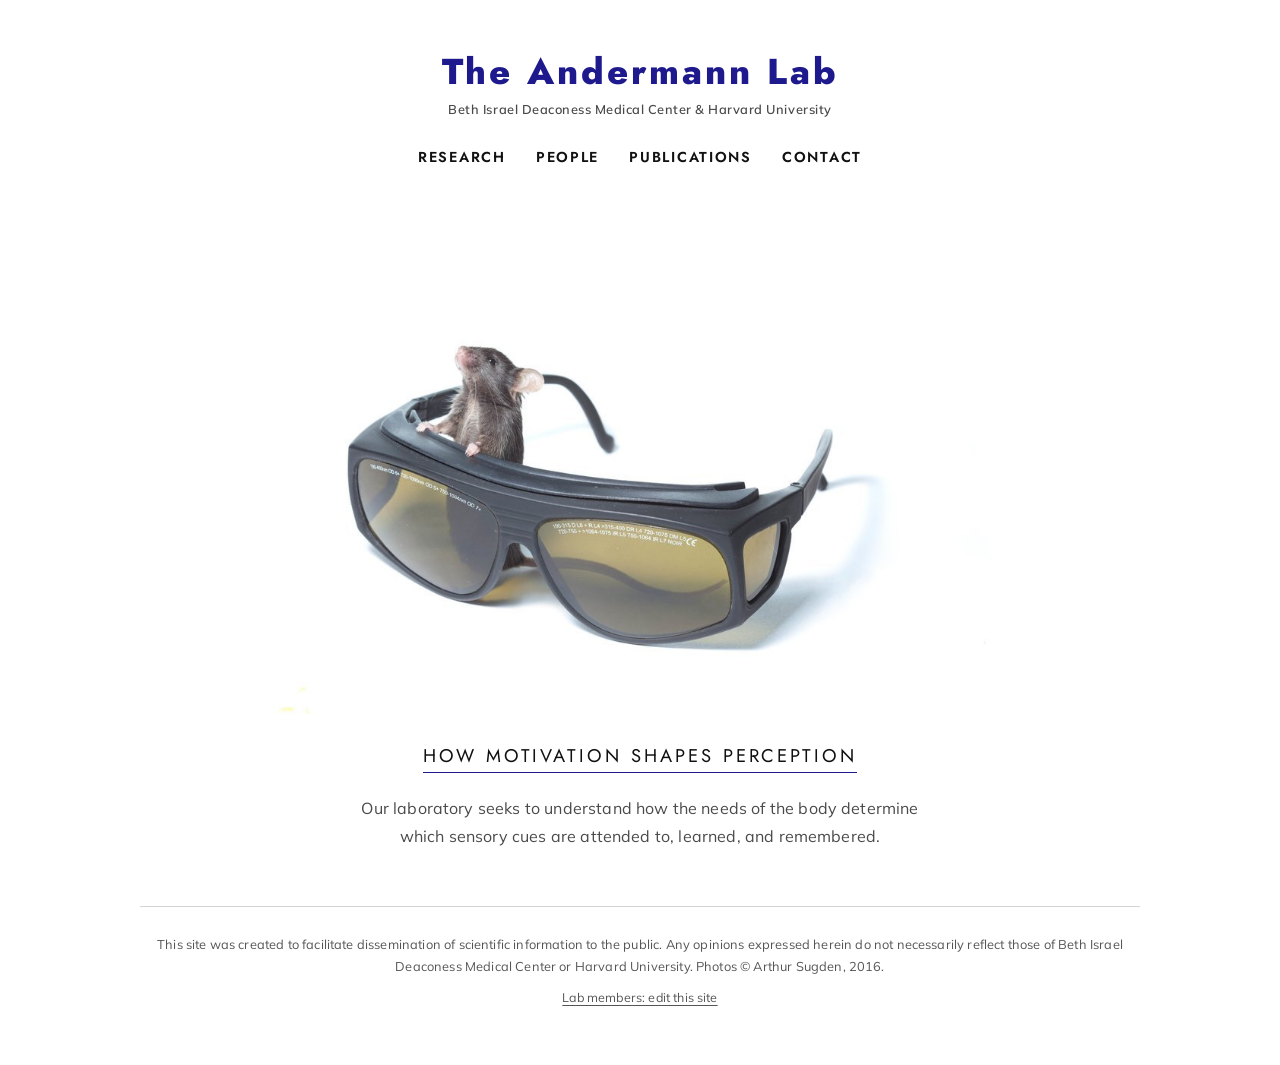
<file: index.html>
<!doctype html>
<html lang="en">
<head>
<meta charset="utf-8">
<meta name="viewport" content="width=device-width, initial-scale=1">
<title>The Andermann Lab</title>
<meta name="description" content="The Andermann Lab at Beth Israel Deaconess Medical Center and Harvard Medical School studies how internal motivational states such as hunger bias sensory processing in the brain.">
<meta name="google-site-verification" content="-SvCGsj1knOAbDpNpfPZ4AqqfwK5t6TAQnb9KSVVLPs">
<link rel="preconnect" href="https://fonts.googleapis.com">
<link rel="stylesheet" href="https://fonts.googleapis.com/css2?family=Jost:wght@400;500;600;800&family=Mulish:ital,wght@0,300;0,400;0,700;1,300;1,400&display=swap">
<link rel="stylesheet" href="assets/style.css">

</head>
<body>
<header class="site">
  <a class="wordmark" href="./">The Andermann Lab</a>
  <div class="affil">Beth Israel Deaconess Medical Center &amp; Harvard University</div>
  <nav aria-label="Main"><ul><li><a href="research.html">Research</a></li><li><a href="people.html">People</a></li><li><a href="publications.html">Publications</a></li><li><a href="contact.html">Contact</a></li></ul></nav>
</header>
<main class="home" data-page="home">
  <a class="cover" href="research.html"><img src="img/research/mouse-photos-2.jpg" alt="A lab mouse peeking over laser safety goggles"></a>
  <p class="thesis"><a href="research.html">How motivation shapes perception</a></p>
  <p class="lede">Our laboratory seeks to understand how the needs of the body determine which sensory cues are attended to, learned, and remembered.</p>
</main>
<footer>This site was created to facilitate dissemination of scientific information to the public. Any opinions expressed herein do not necessarily reflect those of Beth Israel Deaconess Medical Center or Harvard University. Photos &copy; Arthur Sugden, 2016.<br><a class="edit-link" href="https://app.pagescms.org/andermannlab-bidmc/andermannlab/main">Lab members: edit this site</a></footer>
<script src="assets/site.js"></script>
</body>
</html>
</file>
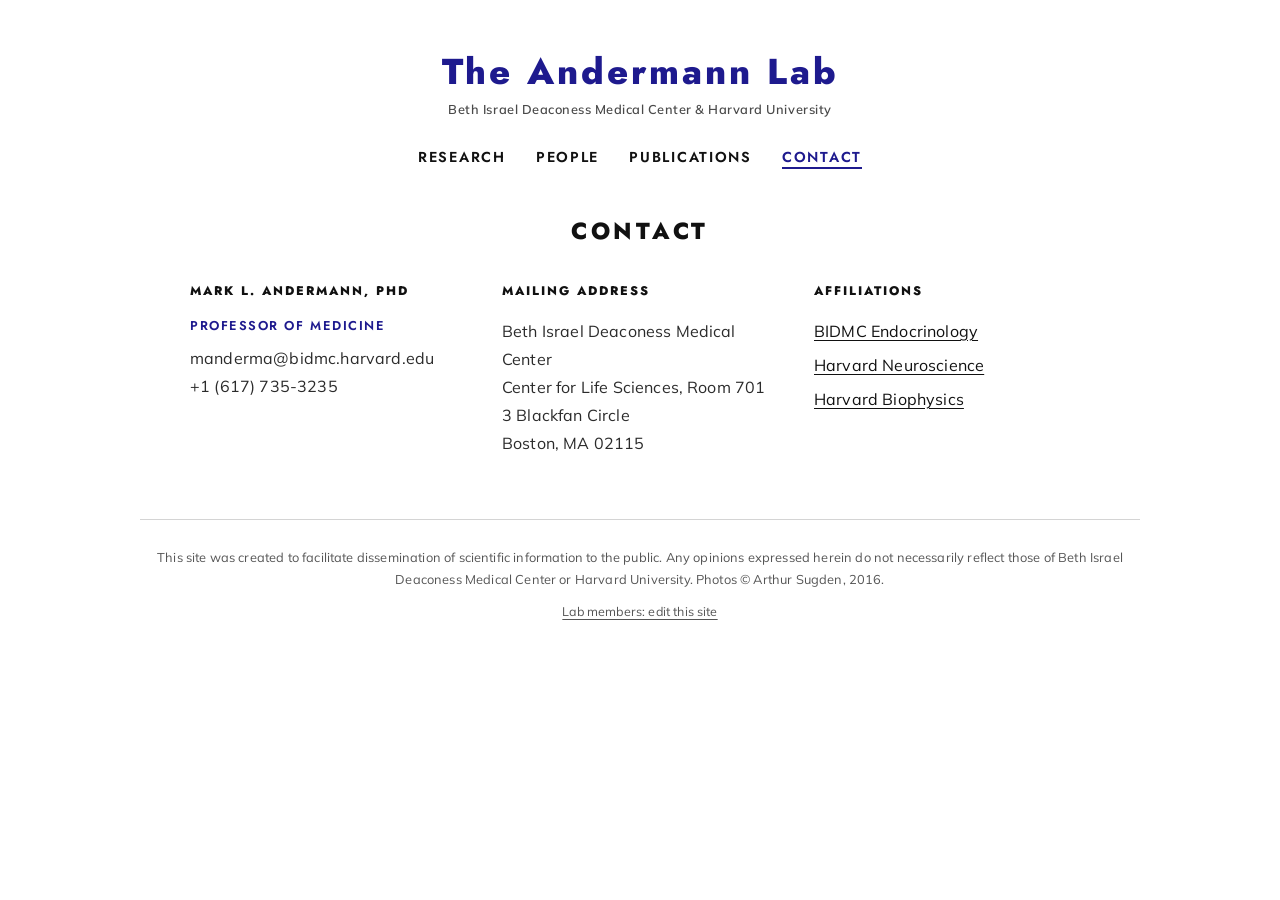
<file: contact.html>
<!doctype html>
<html lang="en">
<head>
<meta charset="utf-8">
<meta name="viewport" content="width=device-width, initial-scale=1">
<title>Contact | The Andermann Lab</title>
<meta name="description" content="The Andermann Lab at Beth Israel Deaconess Medical Center and Harvard Medical School studies how internal motivational states such as hunger bias sensory processing in the brain.">
<meta name="google-site-verification" content="-SvCGsj1knOAbDpNpfPZ4AqqfwK5t6TAQnb9KSVVLPs">
<link rel="preconnect" href="https://fonts.googleapis.com">
<link rel="stylesheet" href="https://fonts.googleapis.com/css2?family=Jost:wght@400;500;600;800&family=Mulish:ital,wght@0,300;0,400;0,700;1,300;1,400&display=swap">
<link rel="stylesheet" href="assets/style.css">

</head>
<body>
<header class="site">
  <a class="wordmark" href="./">The Andermann Lab</a>
  <div class="affil">Beth Israel Deaconess Medical Center &amp; Harvard University</div>
  <nav aria-label="Main"><ul><li><a href="research.html">Research</a></li><li><a href="people.html">People</a></li><li><a href="publications.html">Publications</a></li><li><a href="contact.html" aria-current="page">Contact</a></li></ul></nav>
</header>
<main class="contact" data-page="contact">
  <h1 class="page-title">Contact</h1>
  <div class="contact-grid">
    <section>
      <h2 class="c-name">Mark L. Andermann, PhD</h2>
      <p class="title c-title">Professor of Medicine</p>
      <p class="c-reach">manderma@bidmc.harvard.edu<br>+1 (617) 735-3235</p>
    </section>
    <section>
      <h2>Mailing address</h2>
      <p class="c-address">Beth Israel Deaconess Medical Center<br>Center for Life Sciences, Room 701<br>3 Blackfan Circle<br>Boston, MA 02115</p>
    </section>
    <section>
      <h2>Affiliations</h2>
      <ul class="plain">
        <li><a href="https://www.bidmc.org/research/research-by-department/medicine/endocrinology/laboratories/andermann-lab" target="_blank" rel="noopener">BIDMC Endocrinology</a></li>
        <li><a href="https://www.hms.harvard.edu/dms/neuroscience/fac/Andermann.php" target="_blank" rel="noopener">Harvard Neuroscience</a></li>
        <li><a href="https://biophysics.fas.harvard.edu/people/mark-andermann" target="_blank" rel="noopener">Harvard Biophysics</a></li>
      </ul>
    </section>
  </div>
</main>
<footer>This site was created to facilitate dissemination of scientific information to the public. Any opinions expressed herein do not necessarily reflect those of Beth Israel Deaconess Medical Center or Harvard University. Photos &copy; Arthur Sugden, 2016.<br><a class="edit-link" href="https://app.pagescms.org/andermannlab-bidmc/andermannlab/main">Lab members: edit this site</a></footer>
<script src="assets/site.js"></script>
</body>
</html>
</file>
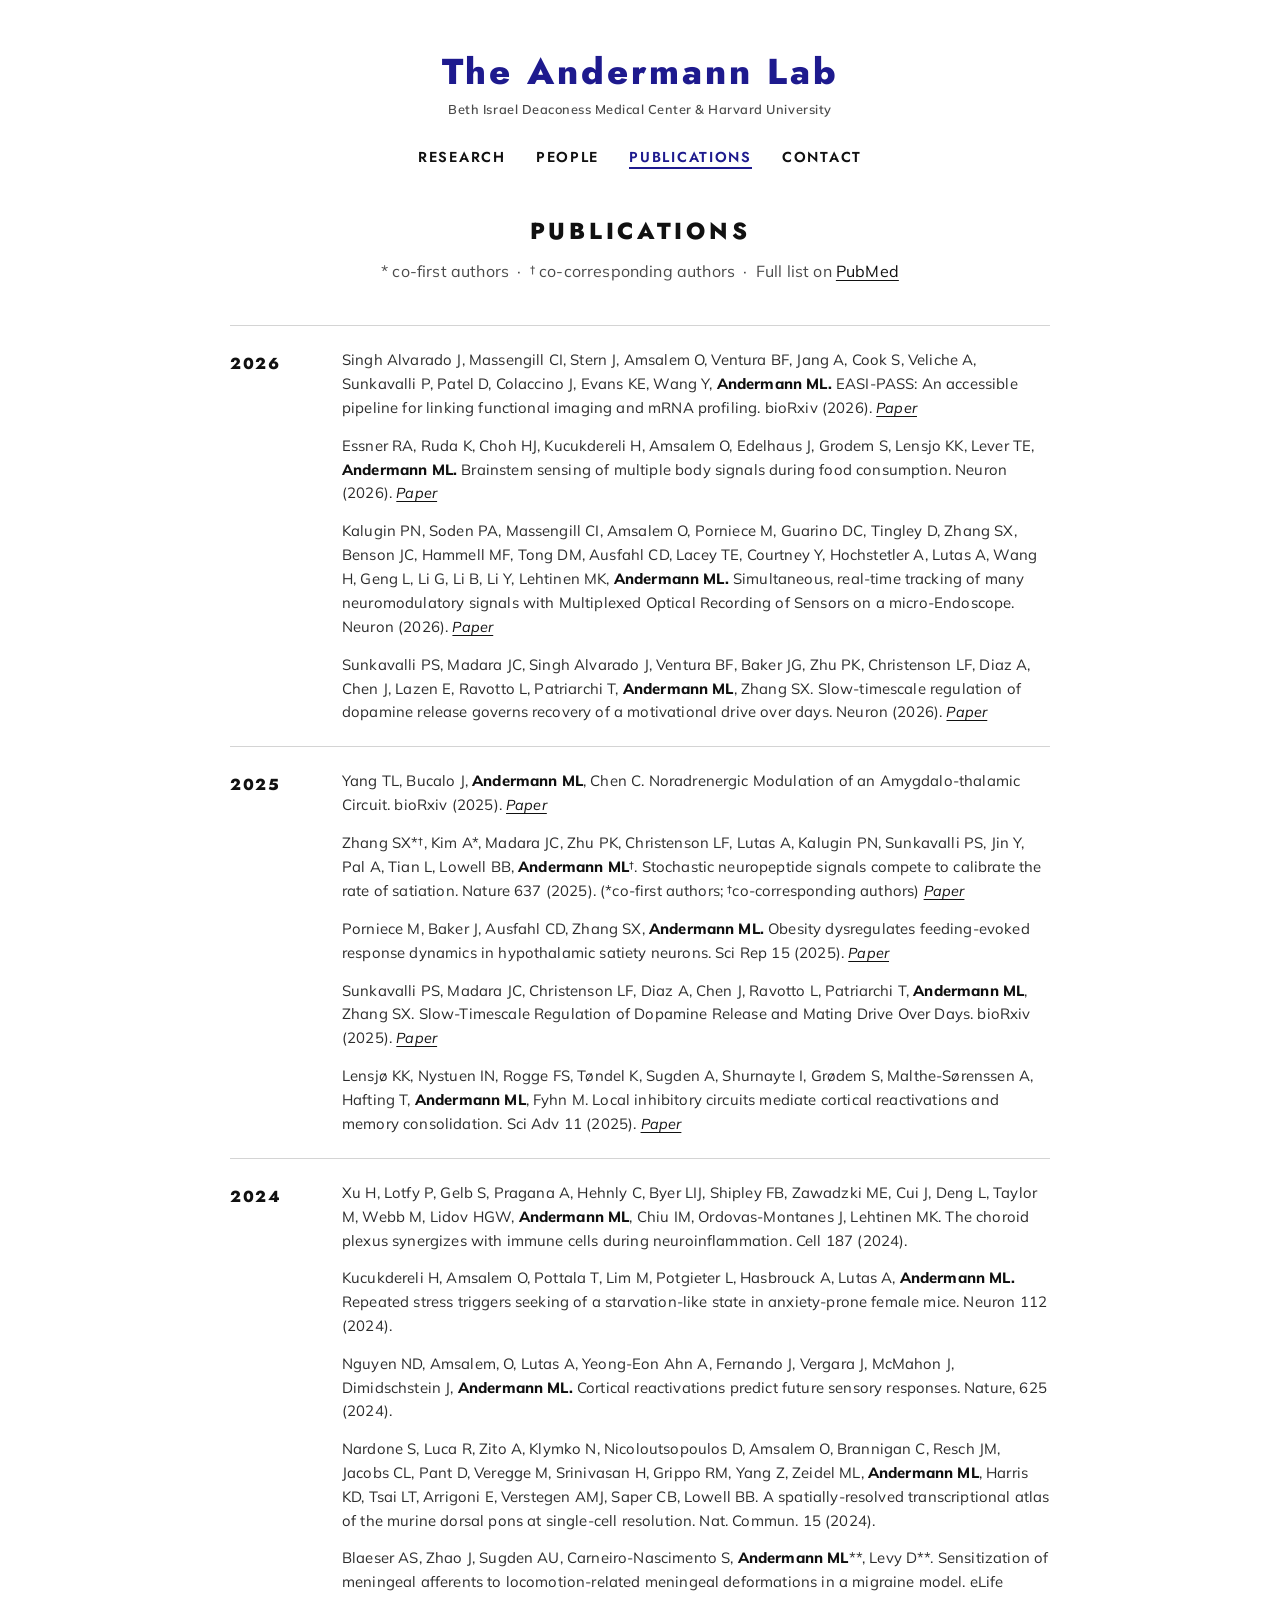
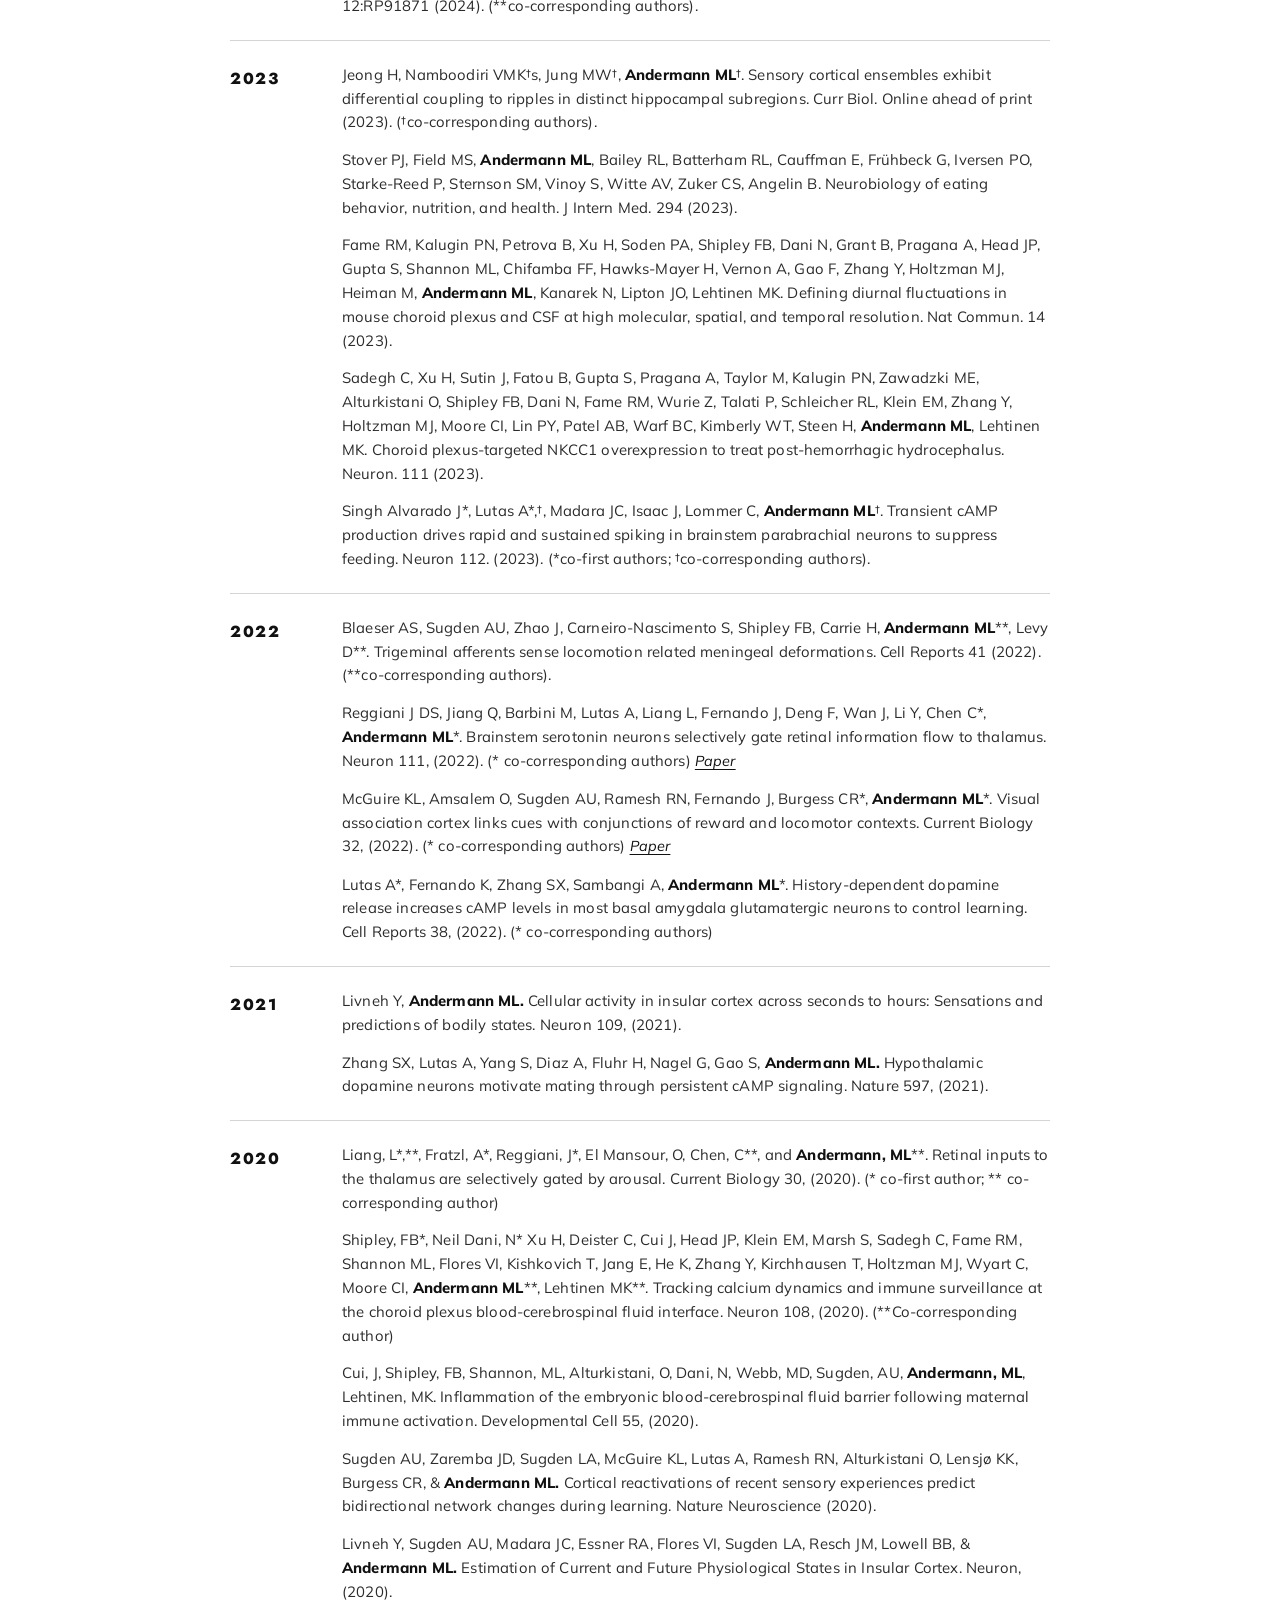
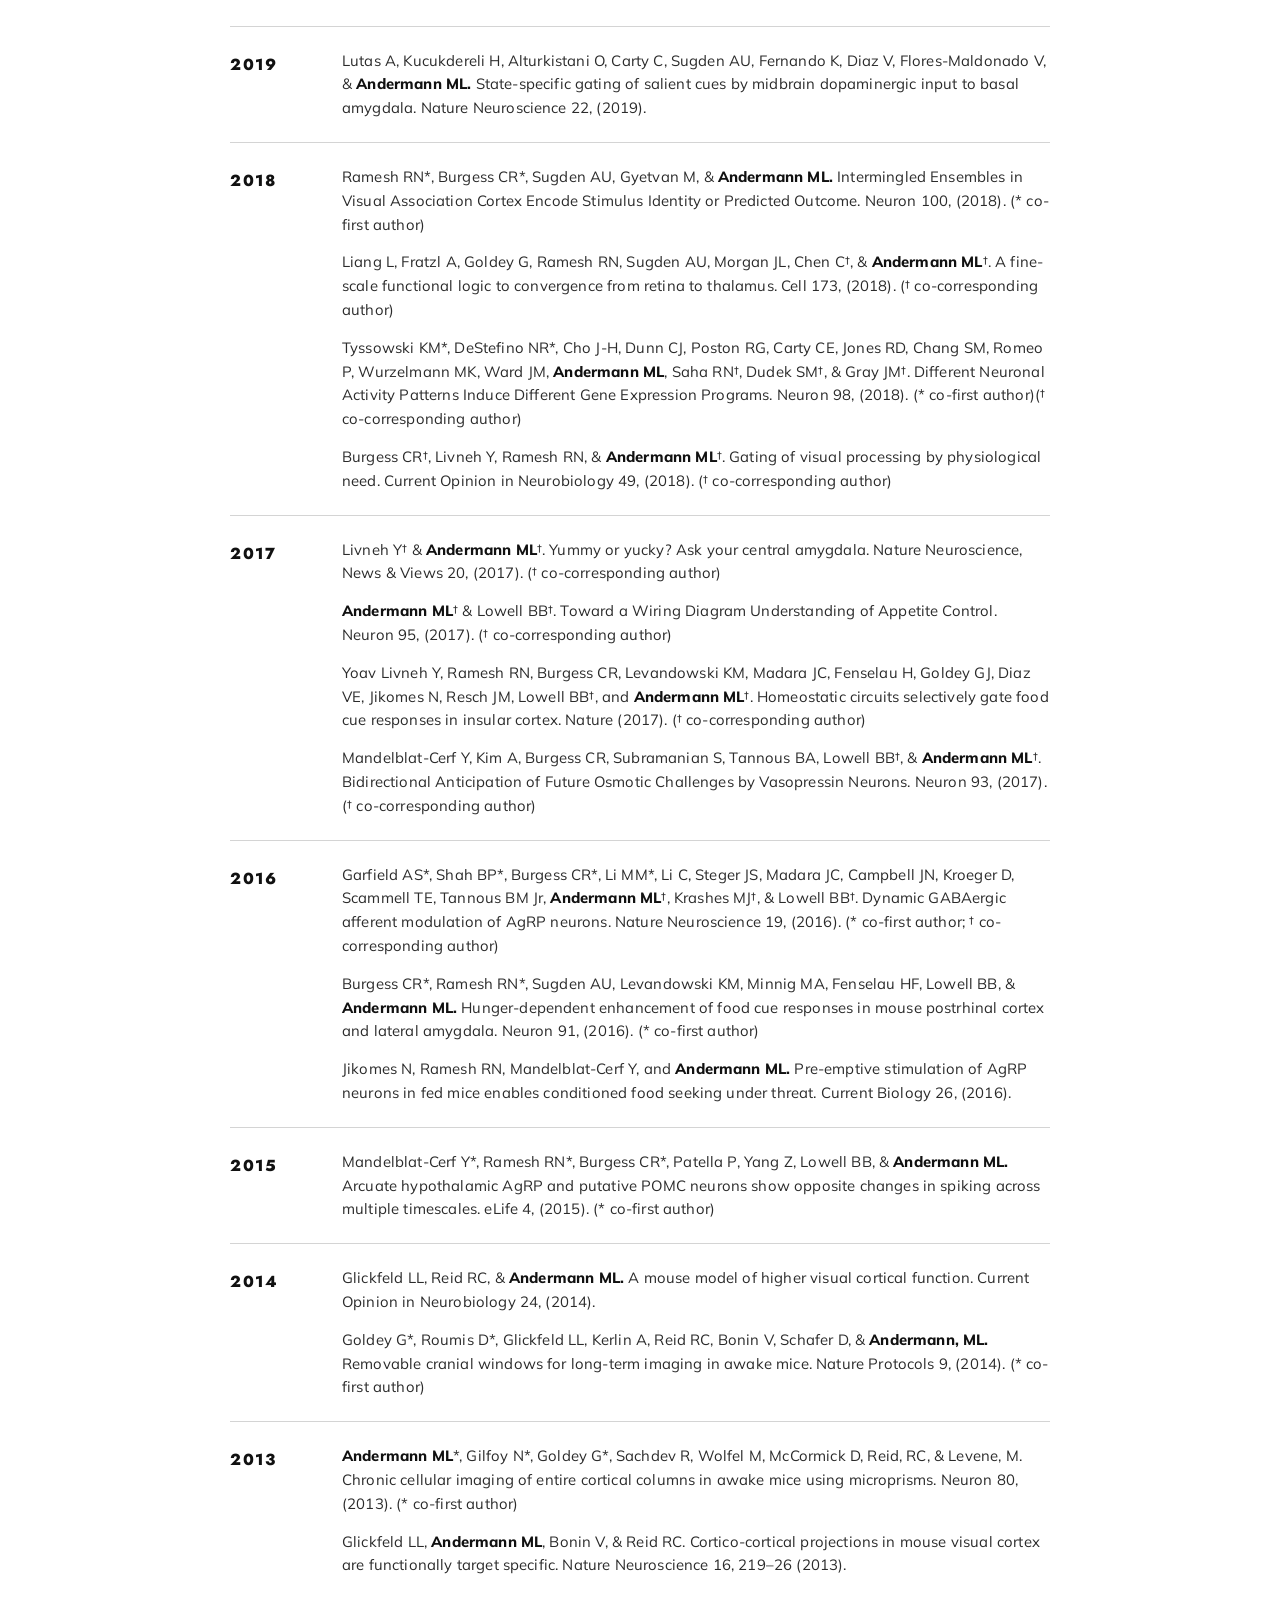
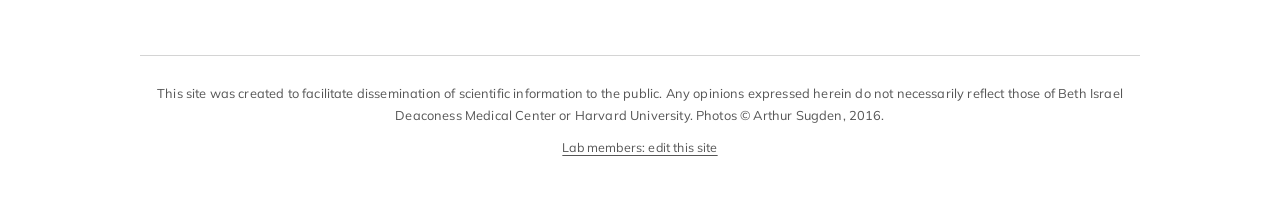
<file: publications.html>
<!doctype html>
<html lang="en">
<head>
<meta charset="utf-8">
<meta name="viewport" content="width=device-width, initial-scale=1">
<title>Publications | The Andermann Lab</title>
<meta name="description" content="The Andermann Lab at Beth Israel Deaconess Medical Center and Harvard Medical School studies how internal motivational states such as hunger bias sensory processing in the brain.">
<meta name="google-site-verification" content="-SvCGsj1knOAbDpNpfPZ4AqqfwK5t6TAQnb9KSVVLPs">
<link rel="preconnect" href="https://fonts.googleapis.com">
<link rel="stylesheet" href="https://fonts.googleapis.com/css2?family=Jost:wght@400;500;600;800&family=Mulish:ital,wght@0,300;0,400;0,700;1,300;1,400&display=swap">
<link rel="stylesheet" href="assets/style.css">

</head>
<body>
<header class="site">
  <a class="wordmark" href="./">The Andermann Lab</a>
  <div class="affil">Beth Israel Deaconess Medical Center &amp; Harvard University</div>
  <nav aria-label="Main"><ul><li><a href="research.html">Research</a></li><li><a href="people.html">People</a></li><li><a href="publications.html" aria-current="page">Publications</a></li><li><a href="contact.html">Contact</a></li></ul></nav>
</header>
<main class="pubs" data-page="publications">
  <h1 class="page-title">Publications</h1>
  <p class="subtitle">* co-first authors &nbsp;&middot;&nbsp; &dagger; co-corresponding authors &nbsp;&middot;&nbsp; Full list on <a href="https://pubmed.ncbi.nlm.nih.gov/?term=Andermann+ML%5Bau%5D&amp;sort=date" target="_blank" rel="noopener">PubMed</a></p>
  <div class="pub-list"></div>
</main>
<footer>This site was created to facilitate dissemination of scientific information to the public. Any opinions expressed herein do not necessarily reflect those of Beth Israel Deaconess Medical Center or Harvard University. Photos &copy; Arthur Sugden, 2016.<br><a class="edit-link" href="https://app.pagescms.org/andermannlab-bidmc/andermannlab/main">Lab members: edit this site</a></footer>
<script src="assets/site.js"></script>
</body>
</html>
</file>
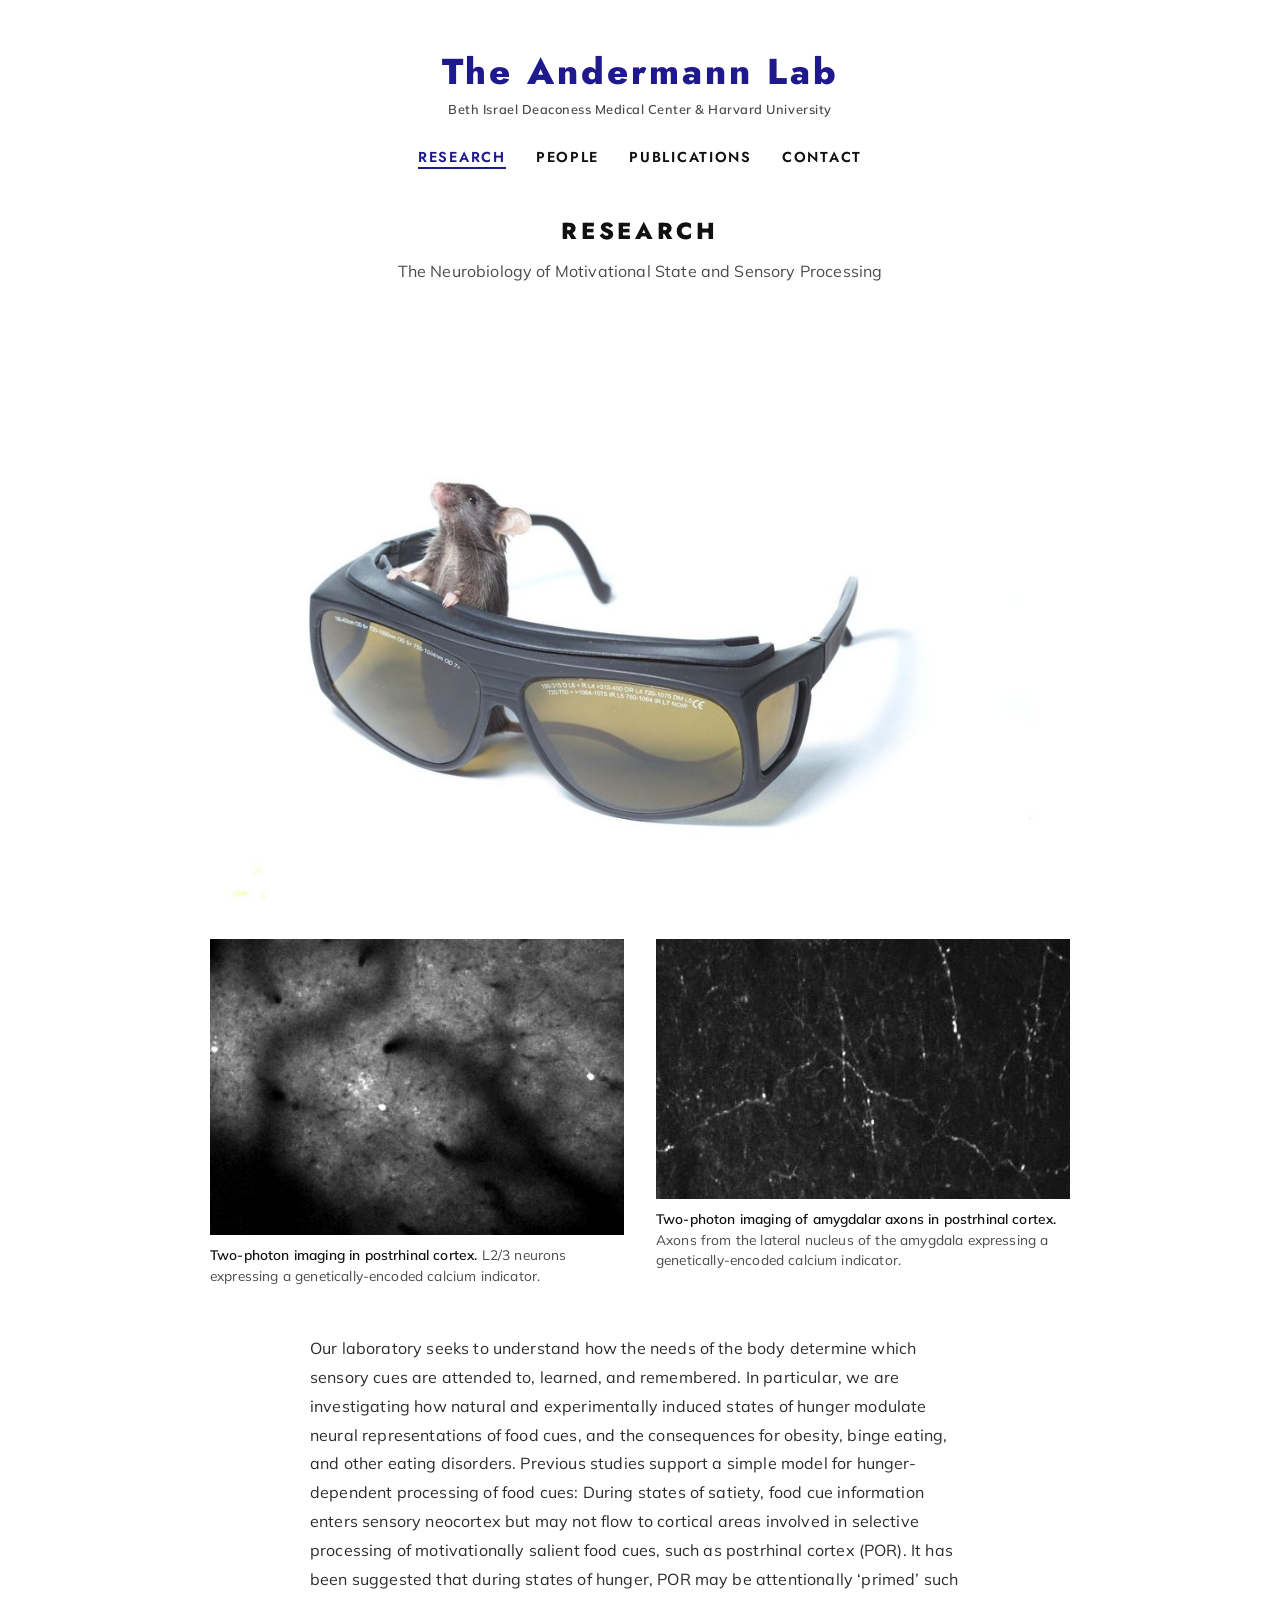
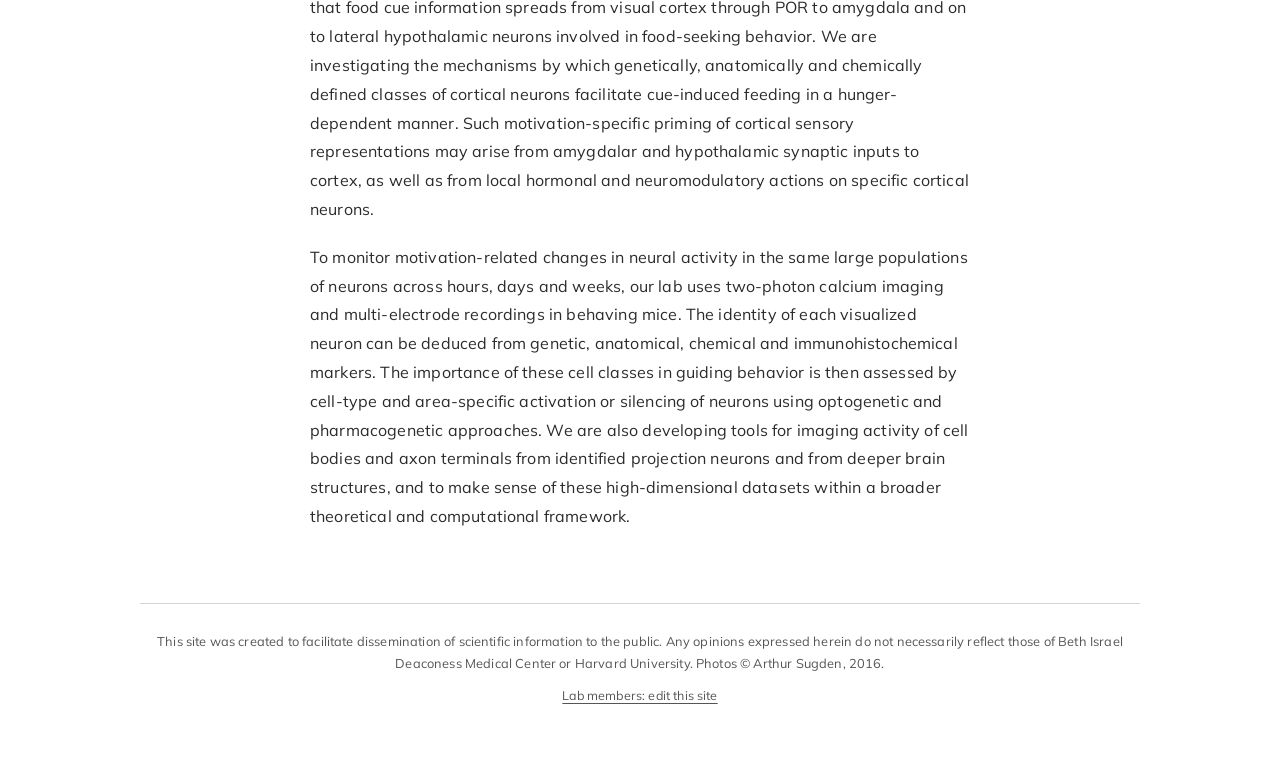
<file: research.html>
<!doctype html>
<html lang="en">
<head>
<meta charset="utf-8">
<meta name="viewport" content="width=device-width, initial-scale=1">
<title>Research | The Andermann Lab</title>
<meta name="description" content="The Andermann Lab at Beth Israel Deaconess Medical Center and Harvard Medical School studies how internal motivational states such as hunger bias sensory processing in the brain.">
<meta name="google-site-verification" content="-SvCGsj1knOAbDpNpfPZ4AqqfwK5t6TAQnb9KSVVLPs">
<link rel="preconnect" href="https://fonts.googleapis.com">
<link rel="stylesheet" href="https://fonts.googleapis.com/css2?family=Jost:wght@400;500;600;800&family=Mulish:ital,wght@0,300;0,400;0,700;1,300;1,400&display=swap">
<link rel="stylesheet" href="assets/style.css">

</head>
<body>
<header class="site">
  <a class="wordmark" href="./">The Andermann Lab</a>
  <div class="affil">Beth Israel Deaconess Medical Center &amp; Harvard University</div>
  <nav aria-label="Main"><ul><li><a href="research.html" aria-current="page">Research</a></li><li><a href="people.html">People</a></li><li><a href="publications.html">Publications</a></li><li><a href="contact.html">Contact</a></li></ul></nav>
</header>
<main class="research" data-page="research">
  <h1 class="page-title">Research</h1>
  <p class="subtitle">The Neurobiology of Motivational State and Sensory Processing</p>
  <figure class="wide"><img src="img/research/mouse-photos-2.jpg" alt="" loading="lazy"></figure>
  <div class="movies">
    <figure><video src="img/research/GIF_POR_transgenic.mp4" poster="img/research/GIF_POR_transgenic-poster.jpg" autoplay loop muted playsinline aria-label="Two-photon imaging in postrhinal cortex."></video><figcaption><b>Two-photon imaging in postrhinal cortex.</b> L2/3 neurons expressing a genetically-encoded calcium indicator.</figcaption></figure>
    <figure><video src="img/research/LA_axon_movie_loop.mp4" poster="img/research/LA_axon_movie_loop-poster.jpg" autoplay loop muted playsinline aria-label="Two-photon imaging of amygdalar axons in postrhinal cortex."></video><figcaption><b>Two-photon imaging of amygdalar axons in postrhinal cortex.</b> Axons from the lateral nucleus of the amygdala expressing a genetically-encoded calcium indicator.</figcaption></figure>
  </div>
  <div class="prose"><p>Our laboratory seeks to understand how the needs of the body determine which sensory cues are attended to, learned, and remembered. In particular, we are investigating how natural and experimentally induced states of hunger modulate neural representations of food cues, and the consequences for obesity, binge eating, and other eating disorders. Previous studies support a simple model for hunger-dependent processing of food cues: During states of satiety, food cue information enters sensory neocortex but may not flow to cortical areas involved in selective processing of motivationally salient food cues, such as postrhinal cortex (POR). It has been suggested that during states of hunger, POR may be attentionally ‘primed’ such that food cue information spreads from visual cortex through POR to amygdala and on to lateral hypothalamic neurons involved in food-seeking behavior. We are investigating the mechanisms by which genetically, anatomically and chemically defined classes of cortical neurons facilitate cue-induced feeding in a hunger-dependent manner. Such motivation-specific priming of cortical sensory representations may arise from amygdalar and hypothalamic synaptic inputs to cortex, as well as from local hormonal and neuromodulatory actions on specific cortical neurons.</p><p>To monitor motivation-related changes in neural activity in the same large populations of neurons across hours, days and weeks, our lab uses two-photon calcium imaging and multi-electrode recordings in behaving mice. The identity of each visualized neuron can be deduced from genetic, anatomical, chemical and immunohistochemical markers. The importance of these cell classes in guiding behavior is then assessed by cell-type and area-specific activation or silencing of neurons using optogenetic and pharmacogenetic approaches. We are also developing tools for imaging activity of cell bodies and axon terminals from identified projection neurons and from deeper brain structures, and to make sense of these high-dimensional datasets within a broader theoretical and computational framework.</p></div>
</main>
<footer>This site was created to facilitate dissemination of scientific information to the public. Any opinions expressed herein do not necessarily reflect those of Beth Israel Deaconess Medical Center or Harvard University. Photos &copy; Arthur Sugden, 2016.<br><a class="edit-link" href="https://app.pagescms.org/andermannlab-bidmc/andermannlab/main">Lab members: edit this site</a></footer>
<script src="assets/site.js"></script>
</body>
</html>
</file>
<file: assets/style.css>
/* Layout: the original andermannlab.com — white page, red wordmark centered over the nav,
   square black & white headshots, thin grey rules between rows of people. One light look by design. */
:root {
  color-scheme: light;
  --paper: #ffffff;
  --ink: #111111;          /* old site: headings / strong */
  --body: #2b2b2b;         /* old site: running text */
  --grey: #4a4a4a;          /* old site: nav + subtitles */
  --hair: #d4d4d4;          /* old site: hr */
  --lab-red: #1e1a8e;       /* old site: title color (indigo) */
  --blank: #f0f0f0;
  --title-face: "Jost", "Brandon Grotesque", "Futura", "Century Gothic", sans-serif;  /* stands in for the old site's Brandon Grotesque */
  --face: "Mulish", "Europa", "Avenir Next",  /* stands in for Europa */
  "Helvetica Neue", Arial, sans-serif;
}
* { box-sizing: border-box; }
body { background: var(--paper); color: var(--body); font-family: var(--face); font-weight: 400; letter-spacing: .01em; font-size: 16px; line-height: 1.75; padding-inline: 20px; }
a { color: var(--ink); font-weight: 400; text-underline-offset: 3px; }
a:focus-visible { outline: 2px solid var(--lab-red); outline-offset: 3px; }

header.site { text-align: center; padding-block: 44px 8px; }
.wordmark { font-family: var(--title-face); color: var(--lab-red); font-size: clamp(1.7rem, 5vw, 2.25rem); font-weight: 800; letter-spacing: .08em; text-decoration: none; line-height: 1.1; }
.affil { color: #4a4a4a; font-weight: 600; font-size: .8rem; letter-spacing: .04em; margin-top: 6px; }
nav ul { list-style: none; display: flex; flex-wrap: wrap; justify-content: center; gap: 4px 30px; margin: 22px 0 0; padding: 0; }
nav a { font-family: var(--title-face); text-transform: uppercase; letter-spacing: .12em; text-decoration: none; font-size: .9rem; font-weight: 600; color: var(--ink); }
nav a:hover, nav a[aria-current] { color: var(--ink); }
nav a[aria-current] { color: var(--lab-red); border-bottom: 2px solid var(--lab-red); }

main { max-width: 1000px; margin: 0 auto; padding-block: 20px 56px; }
.tier { padding-block: 44px; }
.tier + .tier::before { content: ""; display: block; width: min(160px, 40%); height: 1px; background: var(--hair); margin: -44px auto 44px; }
.tier.alum { margin-top: 24px; border-top: 1px solid var(--hair); }
.tier.alum::before { display: none; }
.tier h2 { font-family: var(--title-face); text-transform: uppercase; letter-spacing: .14em; text-align: center; font-weight: 800; color: var(--ink); font-size: 1.3rem; margin: 0 0 32px; }

.grid { margin-inline: auto; display: flex; flex-wrap: wrap; justify-content: center; gap: 44px 34px; }
.person { width: 216px; max-width: 100%; text-align: center; }
.tier.pi .person { width: 300px; }
.tier.postdocs .person, .tier.grads .person { width: 260px; }
.photo { position: relative; aspect-ratio: 1; max-width: 100%; background: var(--blank); overflow: hidden; }
.photo img { position: absolute; inset: 0; width: 100%; height: 100%; object-fit: cover; object-position: 50% 12%; display: block; }
.photo img.hover { opacity: 0; transition: opacity .18s steps(3, end); }
.person:hover img.hover, .person.flip img.hover { opacity: 1; }
/* channel-change flicker on hover: a nod to the mouse watching TV on the cover */
.photo::after { content: ""; position: absolute; inset: 0; pointer-events: none; opacity: 0;
  background: repeating-linear-gradient(0deg, rgba(0,0,0,.22) 0 1px, transparent 1px 3px); mix-blend-mode: multiply; }
.person:hover .photo.swap::after, .person.flip .photo.swap::after { animation: tune .32s ease-out; }
@keyframes tune { 0% { opacity: .9; transform: translateY(-4px); } 60% { opacity: .5; } 100% { opacity: 0; transform: none; } }
.photo .initials { position: absolute; inset: 0; display: grid; place-items: center; font-size: 2.2rem; font-weight: 500; color: var(--grey); }

.name { color: var(--ink); font-weight: 800; font-size: 1.05rem; margin: 20px 0 2px; line-height: 1.35; }
.title { font-family: var(--title-face); font-weight: 600; font-size: .8rem; text-transform: uppercase; letter-spacing: .12em; color: var(--lab-red); margin: 2px 0 6px; line-height: 1.35; }
.email { color: var(--grey); font-size: .9rem; overflow-wrap: anywhere; }
.scholar { display: inline-block; margin-top: 10px; font-style: italic; font-size: .92rem; }
.awards { list-style: none; margin: 12px auto 0; padding: 0; text-align: left; font-style: italic; color: var(--grey); font-size: .88rem; line-height: 1.55; max-width: 100%; }
.awards li { position: relative; padding-left: 16px; }
.awards li + li { margin-top: 6px; }
.awards li::before { content: "•"; position: absolute; left: 0; font-style: normal; }
.tbd .name { color: var(--lab-red); font-weight: 600; }

.alumni { columns: 3 230px; column-gap: 44px; margin: 0; padding: 0; list-style: none; font-size: .93rem; }
.alumni li { break-inside: avoid; padding-block: 6px; line-height: 1.45; }
.alum-group { font-family: var(--title-face); font-weight: 500; font-size: .74rem; text-transform: uppercase; letter-spacing: .14em; color: var(--grey); margin: 30px 0 10px; }
.alum-group:first-of-type { margin-top: 0; }
.alumni b { font-weight: 600; }
.alumni .role { color: var(--grey); }
.alumni .note { display: block; color: var(--grey); font-style: italic; font-size: .85rem; }

footer { max-width: 1000px; margin: 0 auto; padding-block: 26px 48px; border-top: 1px solid var(--hair); color: var(--grey); font-size: .8rem; text-align: center; }
@media (prefers-reduced-motion: reduce) { .photo img.hover { transition: none; } .person:hover .photo.swap::after, .person.flip .photo.swap::after { animation: none; } }
@media (max-width: 520px) { .person, .tier.pi .person, .tier.postdocs .person, .tier.grads .person { width: 100%; max-width: 320px; } }

/* ---------- shared page pieces ---------- */
.page-title { font-family: var(--title-face); font-weight: 800; color: var(--ink); font-size: 1.45rem; text-transform: uppercase; letter-spacing: .16em; text-align: center; margin: 12px 0 6px; }
.subtitle { text-align: center; color: var(--grey); margin: 0 auto 40px; max-width: 60ch; text-wrap: balance; }
.prose { max-width: 66ch; margin: 0 auto; line-height: 1.8; }
.prose p + p { margin-top: 1.2em; }
figure { margin: 0; }
figure img { display: block; width: 100%; height: auto; }
figcaption { color: var(--grey); font-size: .86rem; line-height: 1.5; margin-top: 10px; }
figcaption b { color: var(--ink); font-weight: 600; }
.pending { display: grid; place-items: center; aspect-ratio: 16 / 9; background: var(--blank); color: var(--grey); font-family: var(--title-face); font-size: .72rem; text-transform: uppercase; letter-spacing: .14em; }
.pending.tall { aspect-ratio: 4 / 3; }
.plain { list-style: none; margin: 0; padding: 0; }
.plain li + li { margin-top: 6px; }
.doi { font-style: italic; font-size: .9rem; }

/* ---------- home ---------- */
.home { text-align: center; }
.cover { display: block; max-width: 760px; margin: 8px auto 0; }
.cover img { width: 100%; height: auto; display: block; }
.thesis { margin: 26px 0 0; font-family: var(--title-face); font-size: 1.15rem; text-transform: uppercase; letter-spacing: .16em; }
.thesis a { text-decoration: none; border-bottom: 1px solid var(--lab-red); padding-bottom: 3px; }
.thesis a:hover { color: var(--lab-red); }
.lede { max-width: 56ch; margin: 22px auto 0; color: var(--grey); text-wrap: balance; }
.latest { max-width: 560px; margin: 56px auto 0; padding-top: 30px; border-top: 1px solid var(--hair); text-align: left; }
.latest h2, .contact h2, .pub-year h2 { font-family: var(--title-face); font-weight: 500; font-size: .78rem; text-transform: uppercase; letter-spacing: .16em; color: var(--grey); margin: 0 0 14px; }
.latest ul { list-style: none; margin: 0; padding: 0; }
.latest li { display: grid; grid-template-columns: 9.5em 1fr; gap: 12px; padding-block: 7px; }
.latest time { color: var(--grey); font-size: .88rem; font-variant-numeric: tabular-nums; }

/* ---------- research ---------- */
.research figure.wide { max-width: 860px; margin: 0 auto 40px; }
.movies { display: grid; grid-template-columns: repeat(auto-fit, minmax(260px, 1fr)); gap: 32px; max-width: 860px; margin: 0 auto 48px; }
.movies .pending { aspect-ratio: 1; }

/* ---------- publications ---------- */
.pubs { max-width: 820px; }
.pub-year { display: grid; grid-template-columns: 5.5rem 1fr; gap: 0 24px; padding-block: 22px; border-top: 1px solid var(--hair); }
.pub-year h2 { color: var(--lab-red); font-size: 1rem; letter-spacing: .1em; margin-top: 2px; }
.pub-year ol { list-style: none; margin: 0; padding: 0; min-width: 0; }
.pub-year li { font-size: .93rem; line-height: 1.6; overflow-wrap: anywhere; }
.pub-year li + li { margin-top: 14px; }
.pub-year strong { font-weight: 700; }

/* ---------- news ---------- */
.news { max-width: 820px; }
.post { padding-block: 30px; border-top: 1px solid var(--hair); }
.post:first-of-type { border-top: 0; }
.post time { font-family: var(--title-face); font-size: .76rem; text-transform: uppercase; letter-spacing: .14em; color: var(--grey); }
.post h2 { font-size: 1.2rem; font-weight: 700; margin: 4px 0 14px; }
.gallery { display: grid; gap: 10px; grid-template-columns: repeat(2, 1fr); }
.gallery.n1 { grid-template-columns: minmax(0, 560px); }
.gallery.n3 { grid-template-columns: repeat(3, 1fr); }
.gallery img { width: 100%; aspect-ratio: 4 / 3; object-fit: cover; display: block; }
.gallery.n1 img { aspect-ratio: auto; }
.gallery .pending { aspect-ratio: 3 / 1; }
.post .doi { display: inline-block; margin-top: 12px; }

/* ---------- contact ---------- */
.contact-grid { display: grid; grid-template-columns: repeat(auto-fit, minmax(230px, 1fr)); gap: 36px; max-width: 900px; margin: 30px auto 0; }
.contact-grid p { margin: 0 0 6px; }
.contact-grid .title { margin-bottom: 10px; }

@media (max-width: 560px) {
  .pub-year { grid-template-columns: 1fr; }
  .latest li { grid-template-columns: 1fr; gap: 0; }
  .gallery.n3 { grid-template-columns: repeat(2, 1fr); }
}
figure video { display: block; width: 100%; height: auto; background: #000; }

/* stronger type pass */
.alumni b { font-weight: 800; color: var(--ink); }
.alum-group, .contact h2, .pub-year h2 { color: var(--ink) !important; font-weight: 800 !important; }
.awards { color: #333 !important; }
.pub-year strong { color: var(--ink); font-weight: 800; }
footer { color: #555; }
.thesis { font-weight: 800; }
.edit-link { display: inline-block; margin-top: 10px; font-size: .78rem; color: #555; }
</file>
